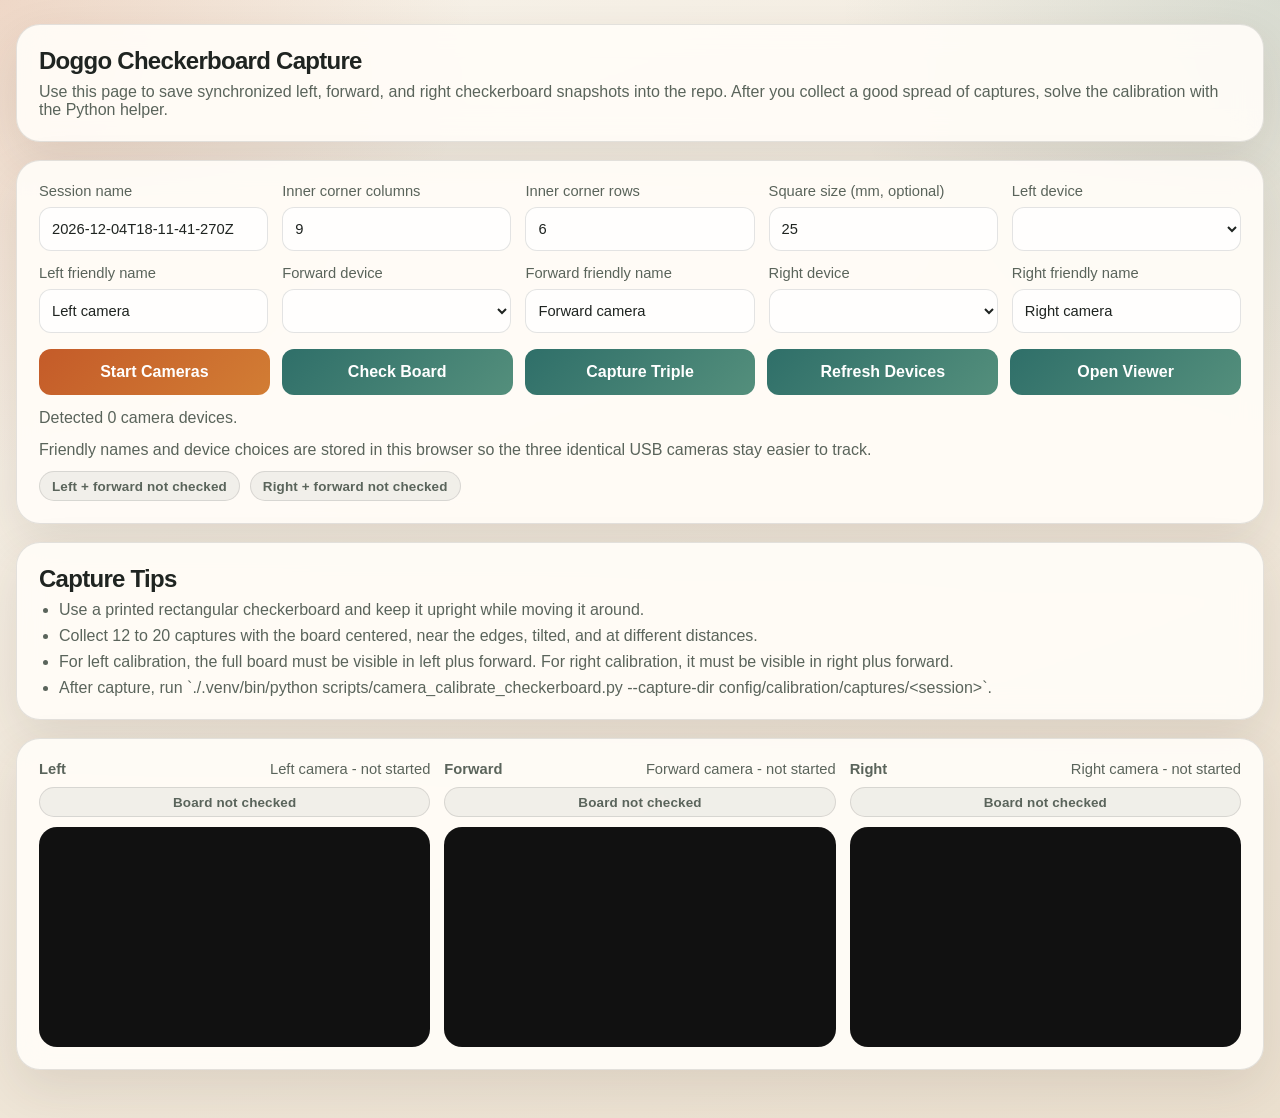
<file: scripts/camera_calibration_capture.html>
<!doctype html>
<html lang="en">
  <head>
    <meta charset="utf-8" />
    <meta name="viewport" content="width=device-width, initial-scale=1" />
    <title>Doggo Checkerboard Capture</title>
    <style>
      :root {
        color-scheme: light;
        --bg-1: #f8f3ea;
        --bg-2: #ebe0cf;
        --panel: rgba(255, 252, 247, 0.94);
        --ink: #1f2421;
        --muted: #5a645b;
        --line: rgba(31, 36, 33, 0.12);
        --accent: #c45b29;
        --accent-2: #2f6f69;
        --shadow: 0 18px 50px rgba(62, 49, 35, 0.11);
      }

      * {
        box-sizing: border-box;
      }

      body {
        margin: 0;
        min-height: 100vh;
        font-family: "Avenir Next", "Segoe UI", sans-serif;
        color: var(--ink);
        background:
          radial-gradient(circle at top left, rgba(196, 91, 41, 0.18), transparent 28%),
          radial-gradient(circle at top right, rgba(47, 111, 105, 0.14), transparent 26%),
          linear-gradient(160deg, var(--bg-1) 0%, var(--bg-2) 100%);
      }

      main {
        width: min(1320px, calc(100vw - 32px));
        margin: 24px auto 48px;
        display: grid;
        gap: 18px;
      }

      .panel {
        background: var(--panel);
        border: 1px solid var(--line);
        border-radius: 24px;
        box-shadow: var(--shadow);
        backdrop-filter: blur(14px);
      }

      .hero,
      .controls,
      .guidance,
      .previews {
        padding: 22px;
      }

      h1,
      h2 {
        margin: 0 0 8px;
        letter-spacing: -0.03em;
      }

      p {
        margin: 0;
        color: var(--muted);
      }

      .grid {
        display: grid;
        grid-template-columns: repeat(auto-fit, minmax(220px, 1fr));
        gap: 14px;
      }

      label {
        display: grid;
        gap: 8px;
        font-size: 0.92rem;
        color: var(--muted);
      }

      select,
      input,
      button {
        font: inherit;
      }

      select,
      input {
        width: 100%;
        min-height: 44px;
        border-radius: 12px;
        border: 1px solid var(--line);
        padding: 0 12px;
        background: rgba(255, 255, 255, 0.82);
        color: var(--ink);
      }

      .button-row {
        display: grid;
        grid-template-columns: repeat(auto-fit, minmax(180px, 1fr));
        gap: 12px;
        margin-top: 16px;
      }

      button {
        min-height: 46px;
        border: 0;
        border-radius: 12px;
        cursor: pointer;
        font-weight: 700;
      }

      .primary {
        background: linear-gradient(135deg, var(--accent), #d27d34);
        color: white;
      }

      .secondary {
        background: linear-gradient(135deg, var(--accent-2), #548f7c);
        color: white;
      }

      .status {
        margin-top: 14px;
        color: var(--muted);
      }

      .status strong {
        color: var(--ink);
      }

      .status-inline {
        display: flex;
        flex-wrap: wrap;
        gap: 10px;
        margin-top: 12px;
      }

      .detection-pill {
        display: inline-flex;
        align-items: center;
        justify-content: center;
        min-height: 30px;
        padding: 0 12px;
        border-radius: 999px;
        font-size: 0.84rem;
        font-weight: 700;
        letter-spacing: 0.01em;
        border: 1px solid var(--line);
        background: rgba(31, 36, 33, 0.06);
        color: var(--muted);
      }

      .detection-pill.detected {
        background: rgba(47, 111, 105, 0.14);
        color: #174742;
        border-color: rgba(47, 111, 105, 0.22);
      }

      .detection-pill.missing {
        background: rgba(196, 91, 41, 0.14);
        color: #8b3a19;
        border-color: rgba(196, 91, 41, 0.22);
      }

      .preview-grid {
        display: grid;
        grid-template-columns: repeat(auto-fit, minmax(260px, 1fr));
        gap: 14px;
      }

      .preview-card {
        display: grid;
        gap: 10px;
      }

      .preview-card video {
        width: 100%;
        aspect-ratio: 16 / 9;
        object-fit: contain;
        object-position: center;
        border-radius: 18px;
        background: #111;
      }

      .preview-meta {
        display: flex;
        justify-content: space-between;
        gap: 12px;
        color: var(--muted);
        font-size: 0.92rem;
      }

      .guidance ul {
        margin: 0;
        padding-left: 20px;
        color: var(--muted);
      }

      .guidance li + li {
        margin-top: 8px;
      }
    </style>
  </head>
  <body>
    <main>
      <section class="panel hero">
        <h1>Doggo Checkerboard Capture</h1>
        <p>
          Use this page to save synchronized left, forward, and right checkerboard snapshots into the repo. After you
          collect a good spread of captures, solve the calibration with the Python helper.
        </p>
      </section>

      <section class="panel controls">
        <div class="grid">
          <label>
            Session name
            <input id="sessionName" type="text" />
          </label>
          <label>
            Inner corner columns
            <input id="patternCols" type="number" min="2" step="1" value="9" />
          </label>
          <label>
            Inner corner rows
            <input id="patternRows" type="number" min="2" step="1" value="6" />
          </label>
          <label>
            Square size (mm, optional)
            <input id="squareSizeMm" type="number" min="1" step="0.1" value="25" />
          </label>
          <label>
            Left device
            <select id="leftCamera"></select>
          </label>
          <label>
            Left friendly name
            <input id="leftAlias" type="text" placeholder="Left camera" />
          </label>
          <label>
            Forward device
            <select id="forwardCamera"></select>
          </label>
          <label>
            Forward friendly name
            <input id="forwardAlias" type="text" placeholder="Forward camera" />
          </label>
          <label>
            Right device
            <select id="rightCamera"></select>
          </label>
          <label>
            Right friendly name
            <input id="rightAlias" type="text" placeholder="Right camera" />
          </label>
        </div>

        <div class="button-row">
          <button id="startButton" class="primary" type="button">Start Cameras</button>
          <button id="checkButton" class="secondary" type="button">Check Board</button>
          <button id="captureButton" class="secondary" type="button">Capture Triple</button>
          <button id="refreshButton" class="secondary" type="button">Refresh Devices</button>
          <button id="viewerButton" class="secondary" type="button">Open Viewer</button>
        </div>

        <div class="status" id="status">
          Waiting for camera access. Start the three streams, hold the checkerboard where all three cameras can see it,
          and then save several captures from different positions.
        </div>
        <div class="status">
          Friendly names and device choices are stored in this browser so the three identical USB cameras stay easier to track.
        </div>
        <div class="status-inline">
          <span id="leftForwardPair" class="detection-pill">Left + forward not checked</span>
          <span id="rightForwardPair" class="detection-pill">Right + forward not checked</span>
        </div>
      </section>

      <section class="panel guidance">
        <h2>Capture Tips</h2>
        <ul>
          <li>Use a printed rectangular checkerboard and keep it upright while moving it around.</li>
          <li>Collect 12 to 20 captures with the board centered, near the edges, tilted, and at different distances.</li>
          <li>For left calibration, the full board must be visible in left plus forward. For right calibration, it must be visible in right plus forward.</li>
          <li>After capture, run `./.venv/bin/python scripts/camera_calibrate_checkerboard.py --capture-dir config/calibration/captures/&lt;session&gt;`.</li>
        </ul>
      </section>

      <section class="panel previews">
        <div class="preview-grid">
          <article class="preview-card">
            <div class="preview-meta">
              <strong>Left</strong>
              <span id="leftLabel">Not started</span>
            </div>
            <div id="leftDetection" class="detection-pill">Board not checked</div>
            <video id="leftPreview" autoplay playsinline muted></video>
          </article>

          <article class="preview-card">
            <div class="preview-meta">
              <strong>Forward</strong>
              <span id="forwardLabel">Not started</span>
            </div>
            <div id="forwardDetection" class="detection-pill">Board not checked</div>
            <video id="forwardPreview" autoplay playsinline muted></video>
          </article>

          <article class="preview-card">
            <div class="preview-meta">
              <strong>Right</strong>
              <span id="rightLabel">Not started</span>
            </div>
            <div id="rightDetection" class="detection-pill">Board not checked</div>
            <video id="rightPreview" autoplay playsinline muted></video>
          </article>
        </div>
      </section>
    </main>

    <script>
      const ROLE_PREFERENCES_KEY = "doggo-camera-role-preferences-v1";
      const TARGET_STREAM_WIDTH = 1280;
      const TARGET_STREAM_HEIGHT = 720;
      const ROLE_ORDER = ["left", "forward", "right"];
      const ROLE_LABELS = {
        left: "Left",
        forward: "Forward",
        right: "Right",
      };
      const PREFERRED_DEVICE_INDEX = {
        left: 1,
        forward: 0,
        right: 2,
      };

      const roles = {
        left: {
          select: document.getElementById("leftCamera"),
          aliasInput: document.getElementById("leftAlias"),
          preview: document.getElementById("leftPreview"),
          label: document.getElementById("leftLabel"),
          detection: document.getElementById("leftDetection"),
        },
        forward: {
          select: document.getElementById("forwardCamera"),
          aliasInput: document.getElementById("forwardAlias"),
          preview: document.getElementById("forwardPreview"),
          label: document.getElementById("forwardLabel"),
          detection: document.getElementById("forwardDetection"),
        },
        right: {
          select: document.getElementById("rightCamera"),
          aliasInput: document.getElementById("rightAlias"),
          preview: document.getElementById("rightPreview"),
          label: document.getElementById("rightLabel"),
          detection: document.getElementById("rightDetection"),
        },
      };

      const sessionName = document.getElementById("sessionName");
      const patternCols = document.getElementById("patternCols");
      const patternRows = document.getElementById("patternRows");
      const squareSizeMm = document.getElementById("squareSizeMm");
      const startButton = document.getElementById("startButton");
      const checkButton = document.getElementById("checkButton");
      const captureButton = document.getElementById("captureButton");
      const refreshButton = document.getElementById("refreshButton");
      const viewerButton = document.getElementById("viewerButton");
      const status = document.getElementById("status");
      const leftForwardPair = document.getElementById("leftForwardPair");
      const rightForwardPair = document.getElementById("rightForwardPair");

      let activeStreams = [];
      let roleStreams = new Map();
      let captureCount = 0;

      function setStatus(message, strong = false) {
        status.innerHTML = strong ? `<strong>${message}</strong>` : message;
      }

      function setDetectionPill(element, message, state = "") {
        element.textContent = message;
        element.classList.remove("detected", "missing");
        if (state) {
          element.classList.add(state);
        }
      }

      function resetDetectionStatus() {
        for (const role of ROLE_ORDER) {
          setDetectionPill(roles[role].detection, "Board not checked");
        }
        setDetectionPill(leftForwardPair, "Left + forward not checked");
        setDetectionPill(rightForwardPair, "Right + forward not checked");
      }

      function defaultAlias(role) {
        return `${ROLE_LABELS[role]} camera`;
      }

      function loadStoredPreferences() {
        try {
          return JSON.parse(localStorage.getItem(ROLE_PREFERENCES_KEY) || "{}");
        } catch (error) {
          console.warn("Could not parse stored camera role preferences:", error);
          return {};
        }
      }

      function saveStoredPreferences() {
        const preferences = {
          aliases: Object.fromEntries(
            ROLE_ORDER.map((role) => [role, roles[role].aliasInput.value.trim() || defaultAlias(role)])
          ),
          deviceSelections: Object.fromEntries(
            ROLE_ORDER.map((role) => [role, roles[role].select.value || ""])
          ),
        };
        localStorage.setItem(ROLE_PREFERENCES_KEY, JSON.stringify(preferences));
      }

      function applyStoredAliases() {
        const preferences = loadStoredPreferences();
        for (const role of ROLE_ORDER) {
          roles[role].aliasInput.value = preferences.aliases?.[role] || defaultAlias(role);
        }
      }

      function roleDisplayName(role) {
        return roles[role].aliasInput.value.trim() || defaultAlias(role);
      }

      function selectedDeviceLabel(role) {
        return roles[role].select.selectedOptions[0]?.textContent || "No device selected";
      }

      function formatDeviceOptionLabel(device, index) {
        const deviceName = device.label || `Camera ${index + 1}`;
        const shortId = device.deviceId ? device.deviceId.slice(-6) : `slot-${index + 1}`;
        return `${deviceName} [${index + 1}] ${shortId}`;
      }

      function refreshRoleLabels() {
        for (const role of ROLE_ORDER) {
          const stream = roleStreams.get(role);
          if (stream) {
            roles[role].label.textContent =
              `${roleDisplayName(role)} - ${selectedDeviceLabel(role)} - ${describeStream(stream)}`;
          } else {
            roles[role].label.textContent = `${roleDisplayName(role)} - not started`;
          }
        }
      }

      function defaultSessionName() {
        return new Date().toISOString().replace(/[:.]/g, "-");
      }

      function stopStreams() {
        for (const stream of activeStreams) {
          for (const track of stream.getTracks()) {
            track.stop();
          }
        }
        activeStreams = [];
        roleStreams = new Map();
        refreshRoleLabels();
        resetDetectionStatus();
      }

      function attachStream(video, stream) {
        video.srcObject = stream;
      }

      function describeStream(stream) {
        const track = stream.getVideoTracks()[0];
        const settings = track ? track.getSettings() : {};
        if (settings.width && settings.height) {
          const resizeMode = settings.resizeMode ? ` ${settings.resizeMode}` : "";
          return `${settings.width}x${settings.height}${resizeMode}`;
        }
        return "Live";
      }

      function buildVideoConstraints(deviceId, mode = "exact") {
        const size =
          mode === "exact"
            ? {
                width: { exact: TARGET_STREAM_WIDTH },
                height: { exact: TARGET_STREAM_HEIGHT },
              }
            : {
                width: { ideal: TARGET_STREAM_WIDTH },
                height: { ideal: TARGET_STREAM_HEIGHT },
              };

        return {
          deviceId: { exact: deviceId },
          ...size,
          aspectRatio: mode === "exact" ? { exact: 16 / 9 } : { ideal: 16 / 9 },
          resizeMode: "none",
          frameRate: { ideal: 30 },
        };
      }

      async function tuneStreamResolution(stream) {
        const track = stream.getVideoTracks()[0];
        if (!track || typeof track.applyConstraints !== "function") {
          return;
        }

        const settings = track.getSettings ? track.getSettings() : {};
        if ((settings.width || 0) >= TARGET_STREAM_WIDTH && (settings.height || 0) >= TARGET_STREAM_HEIGHT) {
          return;
        }

        const capabilities = typeof track.getCapabilities === "function" ? track.getCapabilities() : {};
        const resizeModes = Array.isArray(capabilities.resizeMode) ? capabilities.resizeMode : [];
        const supportsResizeNone = resizeModes.includes("none");

        const attempts = [
          {
            width: { exact: TARGET_STREAM_WIDTH },
            height: { exact: TARGET_STREAM_HEIGHT },
            aspectRatio: { exact: 16 / 9 },
            ...(supportsResizeNone ? { resizeMode: "none" } : {}),
          },
          {
            width: { ideal: TARGET_STREAM_WIDTH },
            height: { ideal: TARGET_STREAM_HEIGHT },
            aspectRatio: { ideal: 16 / 9 },
            ...(supportsResizeNone ? { resizeMode: "none" } : {}),
          },
        ];

        for (const constraints of attempts) {
          try {
            await track.applyConstraints(constraints);
            const updated = track.getSettings ? track.getSettings() : {};
            if ((updated.width || 0) >= TARGET_STREAM_WIDTH && (updated.height || 0) >= TARGET_STREAM_HEIGHT) {
              return;
            }
          } catch (error) {
            console.warn("Stream constraint adjustment failed:", error);
          }
        }
      }

      async function openCameraStream(deviceId) {
        const attempts = [
          buildVideoConstraints(deviceId, "exact"),
          buildVideoConstraints(deviceId, "ideal"),
          { deviceId: { exact: deviceId } },
        ];

        let lastError = null;
        for (const video of attempts) {
          try {
            return await navigator.mediaDevices.getUserMedia({
              video,
              audio: false,
            });
          } catch (error) {
            lastError = error;
          }
        }

        throw lastError || new Error(`Could not open camera ${deviceId}.`);
      }

      function populateSelect(select, devices, preferredIndex, storedValue) {
        const previousValue = select.value;
        select.innerHTML = "";

        devices.forEach((device, index) => {
          const option = document.createElement("option");
          option.value = device.deviceId;
          option.textContent = formatDeviceOptionLabel(device, index);
          select.appendChild(option);
        });

        if (devices.some((device) => device.deviceId === previousValue)) {
          select.value = previousValue;
          return;
        }
        if (storedValue && devices.some((device) => device.deviceId === storedValue)) {
          select.value = storedValue;
          return;
        }
        if (devices[preferredIndex]) {
          select.value = devices[preferredIndex].deviceId;
          return;
        }
        if (devices[0]) {
          select.value = devices[0].deviceId;
        }
      }

      async function getVideoInputs() {
        const devices = await navigator.mediaDevices.enumerateDevices();
        return devices.filter((device) => device.kind === "videoinput");
      }

      async function refreshDevices() {
        const devices = await getVideoInputs();
        const preferences = loadStoredPreferences();
        for (const role of ROLE_ORDER) {
          populateSelect(roles[role].select, devices, PREFERRED_DEVICE_INDEX[role], preferences.deviceSelections?.[role]);
        }
        saveStoredPreferences();
        refreshRoleLabels();
        setStatus(`Detected ${devices.length} camera device${devices.length === 1 ? "" : "s"}.`);
      }

      async function startCameras() {
        stopStreams();

        const selectedDevices = ROLE_ORDER.map((role) => roles[role].select.value);
        if (selectedDevices.some((deviceId) => !deviceId)) {
          setStatus("Pick a device for left, forward, and right first.", true);
          return;
        }

        const streamsByDevice = new Map();
        try {
          setStatus("Requesting browser camera access...");
          for (const role of ROLE_ORDER) {
            const deviceId = roles[role].select.value;
            let stream = streamsByDevice.get(deviceId);
            if (!stream) {
              stream = await openCameraStream(deviceId);
              await tuneStreamResolution(stream);
              streamsByDevice.set(deviceId, stream);
            }
            roleStreams.set(role, stream);
          }

          activeStreams = [...streamsByDevice.values()];
          for (const role of ROLE_ORDER) {
            const stream = roleStreams.get(role);
            attachStream(roles[role].preview, stream);
          }
          saveStoredPreferences();
          refreshRoleLabels();

          const actualSizes = ROLE_ORDER.map((role) => describeStream(roleStreams.get(role)));
          const allAtTarget = ROLE_ORDER.every((role) => {
            const stream = roleStreams.get(role);
            const track = stream?.getVideoTracks?.()[0];
            const settings = track?.getSettings?.() || {};
            return (settings.width || 0) >= TARGET_STREAM_WIDTH && (settings.height || 0) >= TARGET_STREAM_HEIGHT;
          });

          if (!allAtTarget) {
            setStatus(
              `The browser delivered ${actualSizes.join(" / ")} instead of full 1280x720. ` +
              "Captures at this size may miss your true wide FOV."
            );
          } else {
            setStatus("Three camera streams are running at the requested 1280x720 class. Capture the checkerboard now.");
          }
        } catch (error) {
          console.error(error);
          stopStreams();
          setStatus(`Camera start failed: ${error.message}`, true);
        }
      }

      function snapshotDataUrl(video) {
        if (!video.videoWidth || !video.videoHeight) {
          throw new Error("One or more camera previews are not ready yet.");
        }
        const canvas = document.createElement("canvas");
        canvas.width = video.videoWidth;
        canvas.height = video.videoHeight;
        const context = canvas.getContext("2d");
        context.drawImage(video, 0, 0, canvas.width, canvas.height);
        return canvas.toDataURL("image/png");
      }

      function buildSnapshotPayload() {
        return {
          pattern_columns: Number(patternCols.value),
          pattern_rows: Number(patternRows.value),
          images: Object.fromEntries(
            ROLE_ORDER.map((role) => [role, snapshotDataUrl(roles[role].preview)])
          ),
        };
      }

      async function checkCheckerboard() {
        if (!ROLE_ORDER.every((role) => roleStreams.get(role))) {
          setStatus("Start the cameras before checking the board.", true);
          return;
        }

        const payload = buildSnapshotPayload();
        try {
          setStatus(`Checking ${payload.pattern_columns} x ${payload.pattern_rows} checkerboard visibility...`);
          const response = await fetch("/api/calibration/checkerboard", {
            method: "POST",
            headers: { "Content-Type": "application/json" },
            body: JSON.stringify(payload),
          });
          const result = await response.json();
          if (!response.ok || !result.ok) {
            throw new Error(result.error || "Checkerboard check failed.");
          }

          for (const role of ROLE_ORDER) {
            const roleResult = result.results?.[role];
            const resolution = roleResult?.resolution
              ? `${roleResult.resolution.width}x${roleResult.resolution.height}`
              : "unknown size";
            if (roleResult?.detected) {
              setDetectionPill(roles[role].detection, `${roleDisplayName(role)} sees board (${resolution})`, "detected");
            } else {
              setDetectionPill(roles[role].detection, `${roleDisplayName(role)} missing full board (${resolution})`, "missing");
            }
          }

          const leftForwardDetected = Boolean(result.pairwise_overlap?.left_forward?.detected);
          const rightForwardDetected = Boolean(result.pairwise_overlap?.right_forward?.detected);
          setDetectionPill(
            leftForwardPair,
            leftForwardDetected ? "Left + forward overlap is usable" : "Left + forward overlap missing",
            leftForwardDetected ? "detected" : "missing"
          );
          setDetectionPill(
            rightForwardPair,
            rightForwardDetected ? "Right + forward overlap is usable" : "Right + forward overlap missing",
            rightForwardDetected ? "detected" : "missing"
          );

          if (leftForwardDetected && rightForwardDetected) {
            setStatus("Great, both side overlaps can see the full board. This is a good time to save captures.");
          } else if (leftForwardDetected || rightForwardDetected) {
            setStatus(
              "One side overlap is usable. Save a few captures here, then move the board into the other side overlap and check again."
            );
          } else {
            setStatus(
              "No usable side overlap yet. Move the checkerboard so the full pattern is visible in forward plus one side camera, then run Check Board again.",
              true
            );
          }
        } catch (error) {
          console.error(error);
          resetDetectionStatus();
          setStatus(`Checkerboard check failed: ${error.message}`, true);
        }
      }

      async function captureTriple() {
        if (!ROLE_ORDER.every((role) => roleStreams.get(role))) {
          setStatus("Start the cameras before capturing.", true);
          return;
        }

        captureCount += 1;
        const captureLabel = `capture_${String(captureCount).padStart(3, "0")}`;
        const payload = {
          session: sessionName.value.trim() || defaultSessionName(),
          capture_label: captureLabel,
          ...buildSnapshotPayload(),
          square_size_mm: squareSizeMm.value,
          device_labels: Object.fromEntries(
            ROLE_ORDER.map((role) => [
              role,
              {
                friendly_name: roleDisplayName(role),
                device_label: selectedDeviceLabel(role),
              },
            ])
          ),
        };

        try {
          setStatus(`Saving ${captureLabel}...`);
          const response = await fetch("/api/calibration/capture", {
            method: "POST",
            headers: { "Content-Type": "application/json" },
            body: JSON.stringify(payload),
          });
          const result = await response.json();
          if (!response.ok || !result.ok) {
            throw new Error(result.error || "Capture save failed.");
          }
          sessionName.value = result.session;
          setStatus(
            `Saved ${captureLabel} to ${result.session}. Keep going until you have a good spread, then run the calibration solver.`
          );
        } catch (error) {
          console.error(error);
          captureCount -= 1;
          setStatus(`Capture failed: ${error.message}`, true);
        }
      }

      async function bootstrap() {
        sessionName.value = defaultSessionName();
        applyStoredAliases();
        refreshRoleLabels();
        resetDetectionStatus();

        try {
          const warmup = await navigator.mediaDevices.getUserMedia({
            video: {
              width: { ideal: TARGET_STREAM_WIDTH },
              height: { ideal: TARGET_STREAM_HEIGHT },
              aspectRatio: { ideal: 16 / 9 },
            },
            audio: false,
          });
          warmup.getTracks().forEach((track) => track.stop());
        } catch (error) {
          console.warn("Warmup permission request failed:", error);
        }

        try {
          await refreshDevices();
        } catch (error) {
          console.error(error);
          setStatus(`Could not enumerate cameras: ${error.message}`, true);
        }
      }

      startButton.addEventListener("click", startCameras);
      checkButton.addEventListener("click", checkCheckerboard);
      captureButton.addEventListener("click", captureTriple);
      refreshButton.addEventListener("click", refreshDevices);
      viewerButton.addEventListener("click", () => {
        window.location.href = "/scripts/camera_overlap_browser.html";
      });
      for (const role of ROLE_ORDER) {
        roles[role].aliasInput.addEventListener("input", () => {
          saveStoredPreferences();
          refreshRoleLabels();
        });
        roles[role].select.addEventListener("change", () => {
          saveStoredPreferences();
          refreshRoleLabels();
          setStatus(`Updated ${roleDisplayName(role)} device choice. Click Start Cameras to apply it to the live previews.`);
        });
      }
      navigator.mediaDevices?.addEventListener?.("devicechange", refreshDevices);
      window.addEventListener("beforeunload", stopStreams);

      bootstrap();
    </script>
  </body>
</html>
</file>
